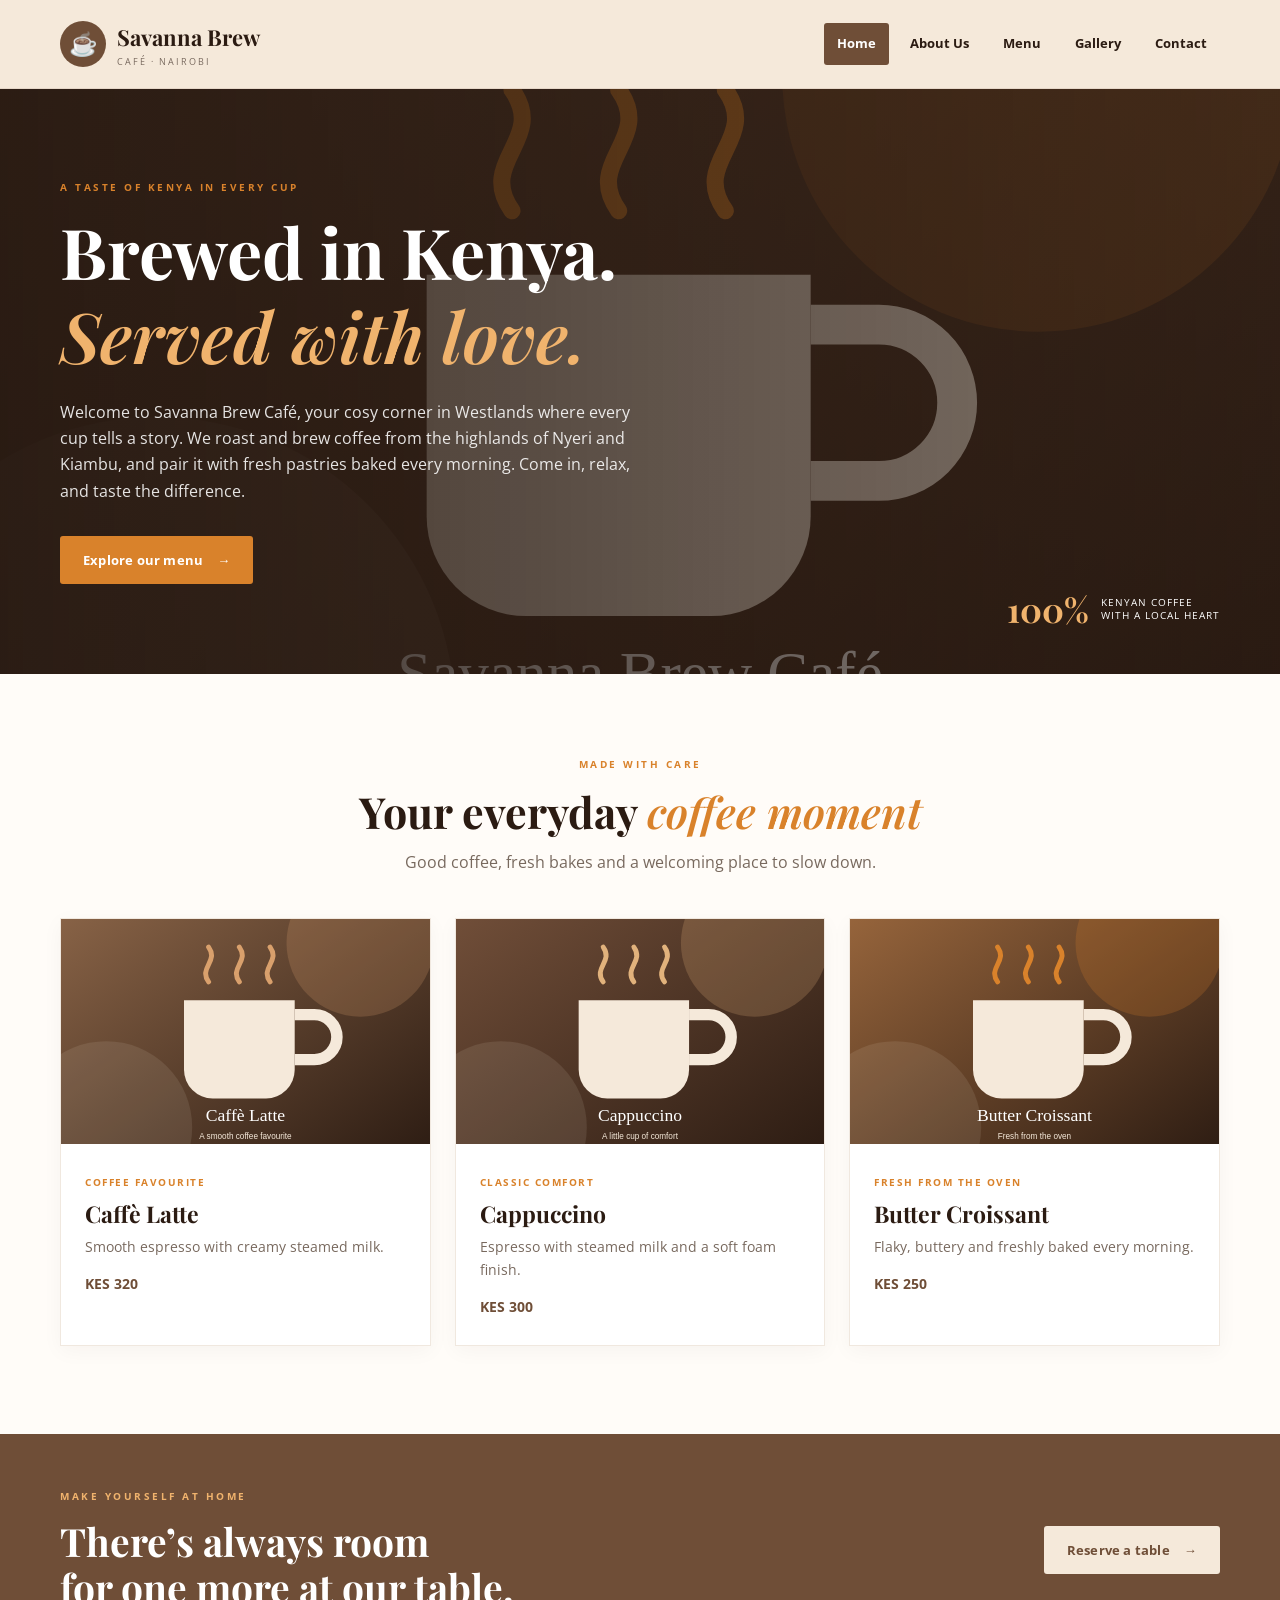
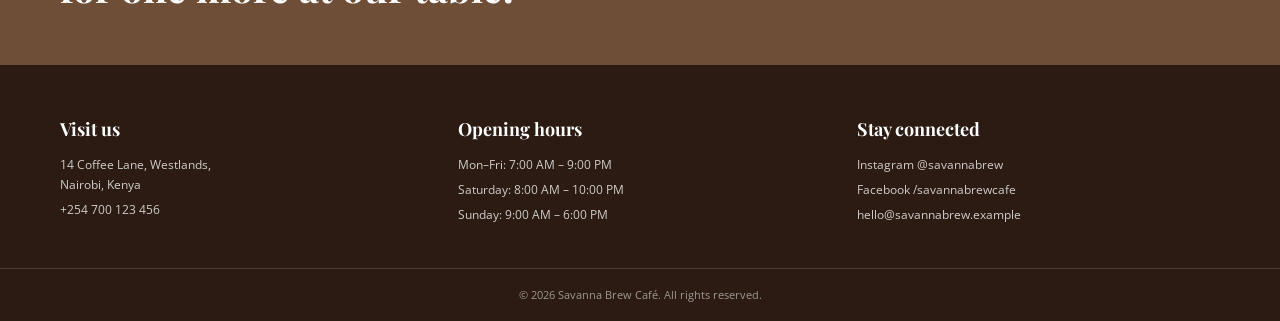
<file: savanna-brew/index.html>
<!DOCTYPE html>
<html lang="en">
<head>
  <meta charset="UTF-8">
  <meta name="viewport" content="width=device-width, initial-scale=1.0">
  <meta name="description" content="Savanna Brew Café — Kenyan coffee, fresh pastries and warm hospitality in Westlands, Nairobi.">
  <title>Home | Savanna Brew Café</title>
  <link rel="preconnect" href="https://fonts.googleapis.com">
  <link rel="preconnect" href="https://fonts.gstatic.com" crossorigin>
  <link href="https://fonts.googleapis.com/css2?family=Open+Sans:wght@400;500;600;700&family=Playfair+Display:wght@600;700&display=swap" rel="stylesheet">
  <link rel="stylesheet" href="css/style.css">
</head>
<body>
  <a class="skip-link" href="#main-content">Skip to content</a>
  <header class="site-header">
    <div class="header-inner">
      <a class="brand" href="index.html" aria-label="Savanna Brew Café home">
        <span class="brand-mark" aria-hidden="true">☕</span>
        <span class="brand-copy"><strong>Savanna Brew</strong><small>CAFÉ · NAIROBI</small></span>
      </a>
      <nav class="site-nav" aria-label="Main navigation">
        <a class="active" href="index.html">Home</a>
        <a class="" href="about.html">About Us</a>
        <a class="" href="menu.html">Menu</a>
        <a class="" href="gallery.html">Gallery</a>
        <a class="" href="contact.html">Contact</a>
      </nav>
    </div>
  </header>
  <main id="main-content">
    <section class="hero home-hero">
      <div class="hero-content">
        <p class="eyebrow">A taste of Kenya in every cup</p>
        <h1>Brewed in Kenya.<br><em>Served with love.</em></h1>
        <p>Welcome to Savanna Brew Café, your cosy corner in Westlands where every cup tells a story. We roast and brew coffee from the highlands of Nyeri and Kiambu, and pair it with fresh pastries baked every morning. Come in, relax, and taste the difference.</p>
        <a class="button button-primary" href="menu.html">Explore our menu <span aria-hidden="true">→</span></a>
      </div>
      <div class="hero-note"><span>100%</span><small>Kenyan coffee<br>with a local heart</small></div>
    </section>

    <section class="section intro-section">
      <div class="section-heading">
        <p class="eyebrow">Made with care</p>
        <h2>Your everyday <em>coffee moment</em></h2>
        <p>Good coffee, fresh bakes and a welcoming place to slow down.</p>
      </div>
      <div class="feature-grid">
        <article class="feature-card">
          <img src="images/latte.svg" alt="A freshly prepared café latte with delicate milk foam">
          <div class="feature-copy"><span class="card-kicker">Coffee favourite</span><h3>Caffè Latte</h3><p>Smooth espresso with creamy steamed milk.</p><strong>KES 320</strong></div>
        </article>
        <article class="feature-card">
          <img src="images/cappuccino.svg" alt="A cappuccino topped with soft milk foam">
          <div class="feature-copy"><span class="card-kicker">Classic comfort</span><h3>Cappuccino</h3><p>Espresso with steamed milk and a soft foam finish.</p><strong>KES 300</strong></div>
        </article>
        <article class="feature-card">
          <img src="images/croissant.svg" alt="Golden freshly baked butter croissant">
          <div class="feature-copy"><span class="card-kicker">Fresh from the oven</span><h3>Butter Croissant</h3><p>Flaky, buttery and freshly baked every morning.</p><strong>KES 250</strong></div>
        </article>
      </div>
    </section>

    <section class="visit-banner">
      <div><p class="eyebrow">Make yourself at home</p><h2>There’s always room<br>for one more at our table.</h2></div>
      <a class="button button-light" href="contact.html">Reserve a table <span aria-hidden="true">→</span></a>
    </section>
  </main>

  <footer class="site-footer">
    <div class="footer-grid">
      <section>
        <h2>Visit us</h2>
        <p>14 Coffee Lane, Westlands,<br>Nairobi, Kenya</p>
        <p><a href="tel:+254700123456">+254 700 123 456</a></p>
      </section>
      <section>
        <h2>Opening hours</h2>
        <p>Mon–Fri: 7:00 AM – 9:00 PM</p>
        <p>Saturday: 8:00 AM – 10:00 PM</p>
        <p>Sunday: 9:00 AM – 6:00 PM</p>
      </section>
      <section>
        <h2>Stay connected</h2>
        <p><a href="https://www.instagram.com/" target="_blank" rel="noopener noreferrer">Instagram @savannabrew</a></p>
        <p><a href="https://www.facebook.com/" target="_blank" rel="noopener noreferrer">Facebook /savannabrewcafe</a></p>
        <p><a href="mailto:hello@savannabrew.example">hello@savannabrew.example</a></p>
      </section>
    </div>
    <div class="footer-bottom">© 2026 Savanna Brew Café. All rights reserved.</div>
  </footer>
</body>
</html>
</file>
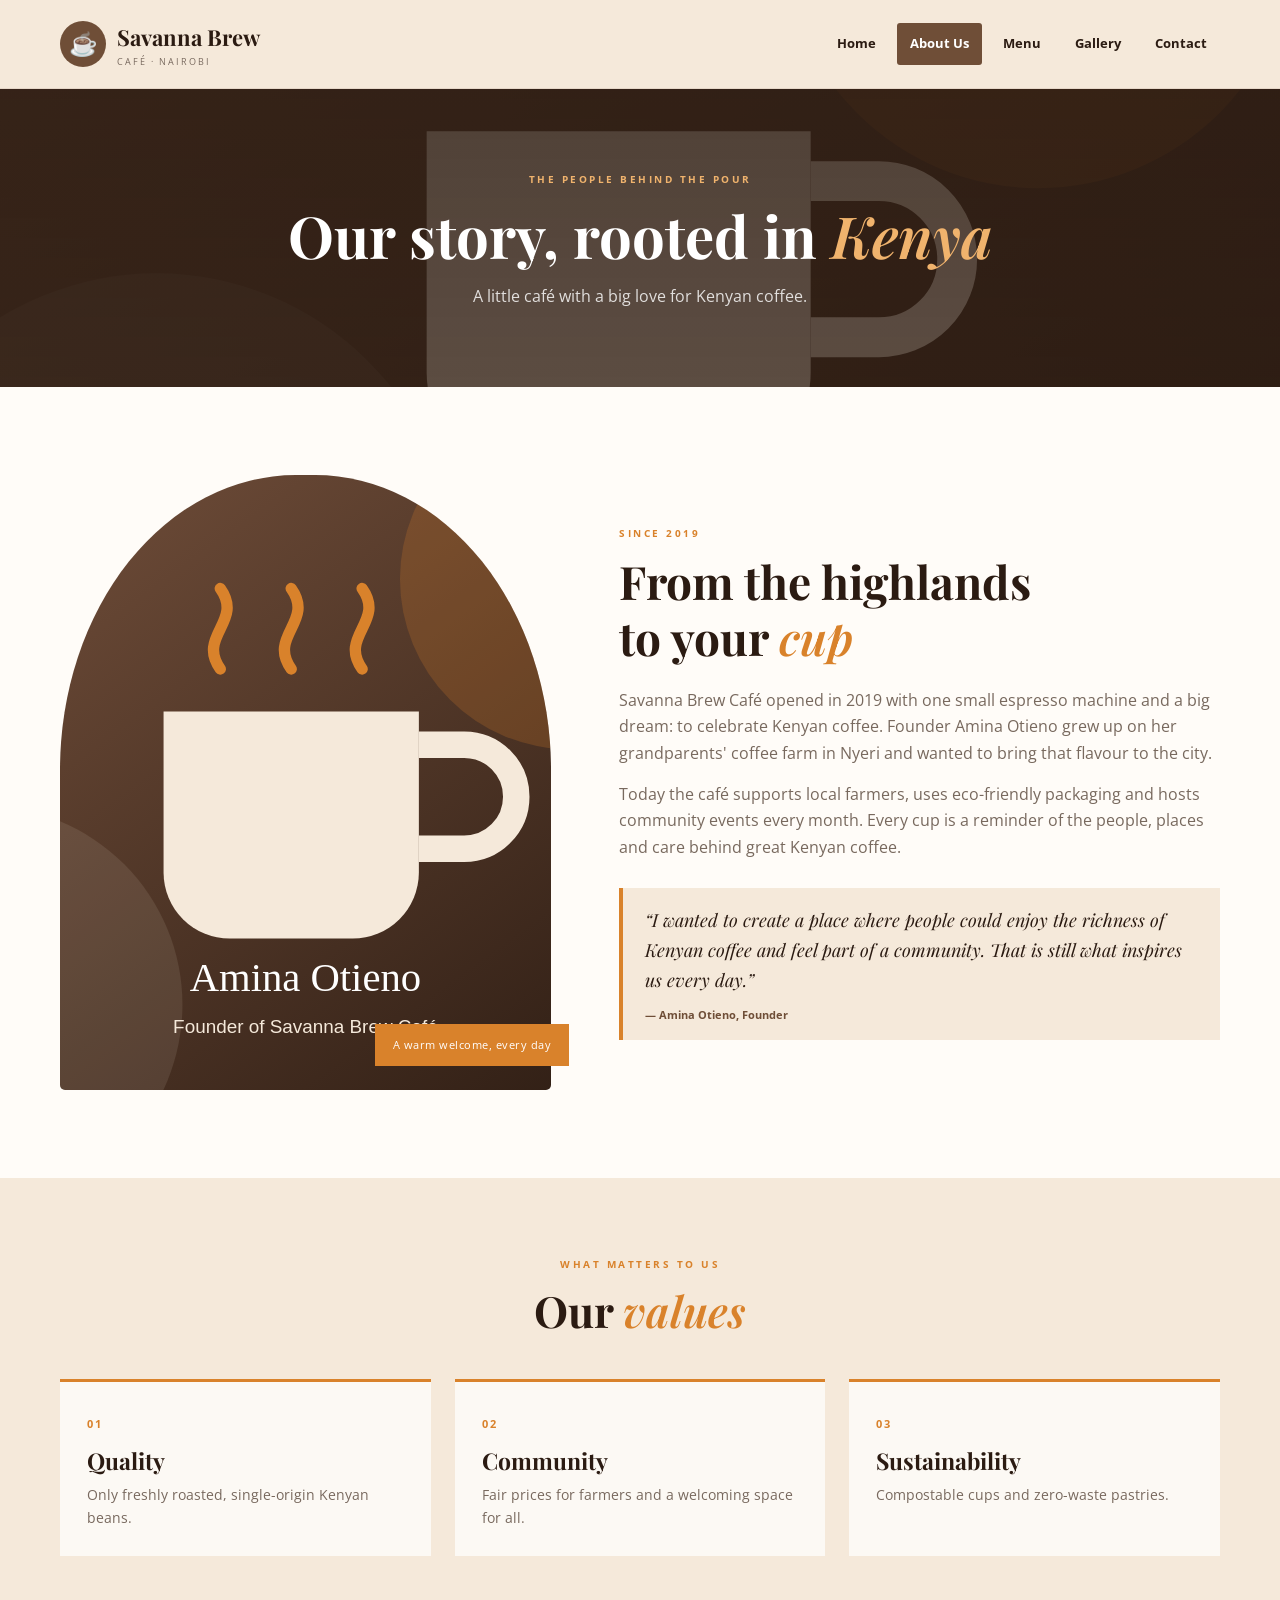
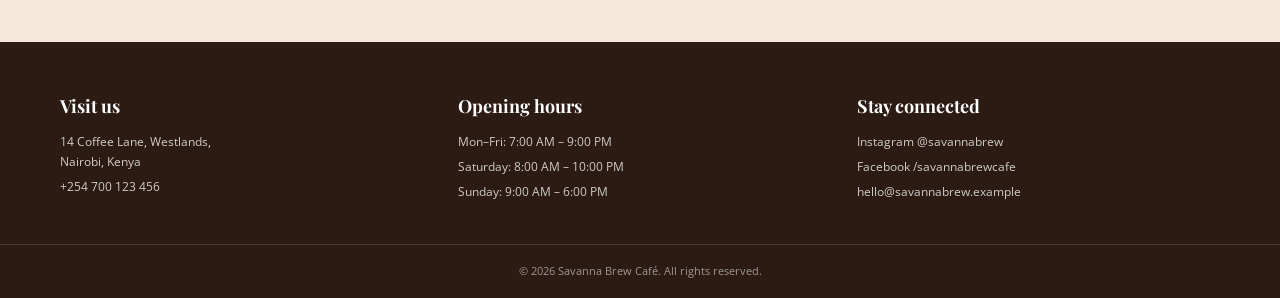
<file: savanna-brew/about.html>
<!DOCTYPE html>
<html lang="en">
<head>
  <meta charset="UTF-8">
  <meta name="viewport" content="width=device-width, initial-scale=1.0">
  <meta name="description" content="Savanna Brew Café — Kenyan coffee, fresh pastries and warm hospitality in Westlands, Nairobi.">
  <title>About Us | Savanna Brew Café</title>
  <link rel="preconnect" href="https://fonts.googleapis.com">
  <link rel="preconnect" href="https://fonts.gstatic.com" crossorigin>
  <link href="https://fonts.googleapis.com/css2?family=Open+Sans:wght@400;500;600;700&family=Playfair+Display:wght@600;700&display=swap" rel="stylesheet">
  <link rel="stylesheet" href="css/style.css">
</head>
<body>
  <a class="skip-link" href="#main-content">Skip to content</a>
  <header class="site-header">
    <div class="header-inner">
      <a class="brand" href="index.html" aria-label="Savanna Brew Café home">
        <span class="brand-mark" aria-hidden="true">☕</span>
        <span class="brand-copy"><strong>Savanna Brew</strong><small>CAFÉ · NAIROBI</small></span>
      </a>
      <nav class="site-nav" aria-label="Main navigation">
        <a class="" href="index.html">Home</a>
        <a class="active" href="about.html">About Us</a>
        <a class="" href="menu.html">Menu</a>
        <a class="" href="gallery.html">Gallery</a>
        <a class="" href="contact.html">Contact</a>
      </nav>
    </div>
  </header>
  <main id="main-content">
    <section class="page-hero page-hero-about">
      <p class="eyebrow">The people behind the pour</p>
      <h1>Our story, rooted in <em>Kenya</em></h1>
      <p>A little café with a big love for Kenyan coffee.</p>
    </section>
    <section class="section story-layout">
      <div class="story-image"><img src="images/about-owner.svg" alt="Illustration placeholder for café founder Amina Otieno behind the counter"><span class="image-caption">A warm welcome, every day</span></div>
      <article class="story-copy">
        <p class="eyebrow">Since 2019</p>
        <h2>From the highlands<br>to your <em>cup</em></h2>
        <p>Savanna Brew Café opened in 2019 with one small espresso machine and a big dream: to celebrate Kenyan coffee. Founder Amina Otieno grew up on her grandparents' coffee farm in Nyeri and wanted to bring that flavour to the city.</p>
        <p>Today the café supports local farmers, uses eco-friendly packaging and hosts community events every month. Every cup is a reminder of the people, places and care behind great Kenyan coffee.</p>
        <blockquote>“I wanted to create a place where people could enjoy the richness of Kenyan coffee and feel part of a community. That is still what inspires us every day.”<cite>— Amina Otieno, Founder</cite></blockquote>
      </article>
    </section>
    <section class="values-section">
      <div class="section-heading"><p class="eyebrow">What matters to us</p><h2>Our <em>values</em></h2></div>
      <ul class="values-grid">
        <li><span class="value-number">01</span><h3>Quality</h3><p>Only freshly roasted, single-origin Kenyan beans.</p></li>
        <li><span class="value-number">02</span><h3>Community</h3><p>Fair prices for farmers and a welcoming space for all.</p></li>
        <li><span class="value-number">03</span><h3>Sustainability</h3><p>Compostable cups and zero-waste pastries.</p></li>
      </ul>
    </section>
  </main>

  <footer class="site-footer">
    <div class="footer-grid">
      <section>
        <h2>Visit us</h2>
        <p>14 Coffee Lane, Westlands,<br>Nairobi, Kenya</p>
        <p><a href="tel:+254700123456">+254 700 123 456</a></p>
      </section>
      <section>
        <h2>Opening hours</h2>
        <p>Mon–Fri: 7:00 AM – 9:00 PM</p>
        <p>Saturday: 8:00 AM – 10:00 PM</p>
        <p>Sunday: 9:00 AM – 6:00 PM</p>
      </section>
      <section>
        <h2>Stay connected</h2>
        <p><a href="https://www.instagram.com/" target="_blank" rel="noopener noreferrer">Instagram @savannabrew</a></p>
        <p><a href="https://www.facebook.com/" target="_blank" rel="noopener noreferrer">Facebook /savannabrewcafe</a></p>
        <p><a href="mailto:hello@savannabrew.example">hello@savannabrew.example</a></p>
      </section>
    </div>
    <div class="footer-bottom">© 2026 Savanna Brew Café. All rights reserved.</div>
  </footer>
</body>
</html>
</file>
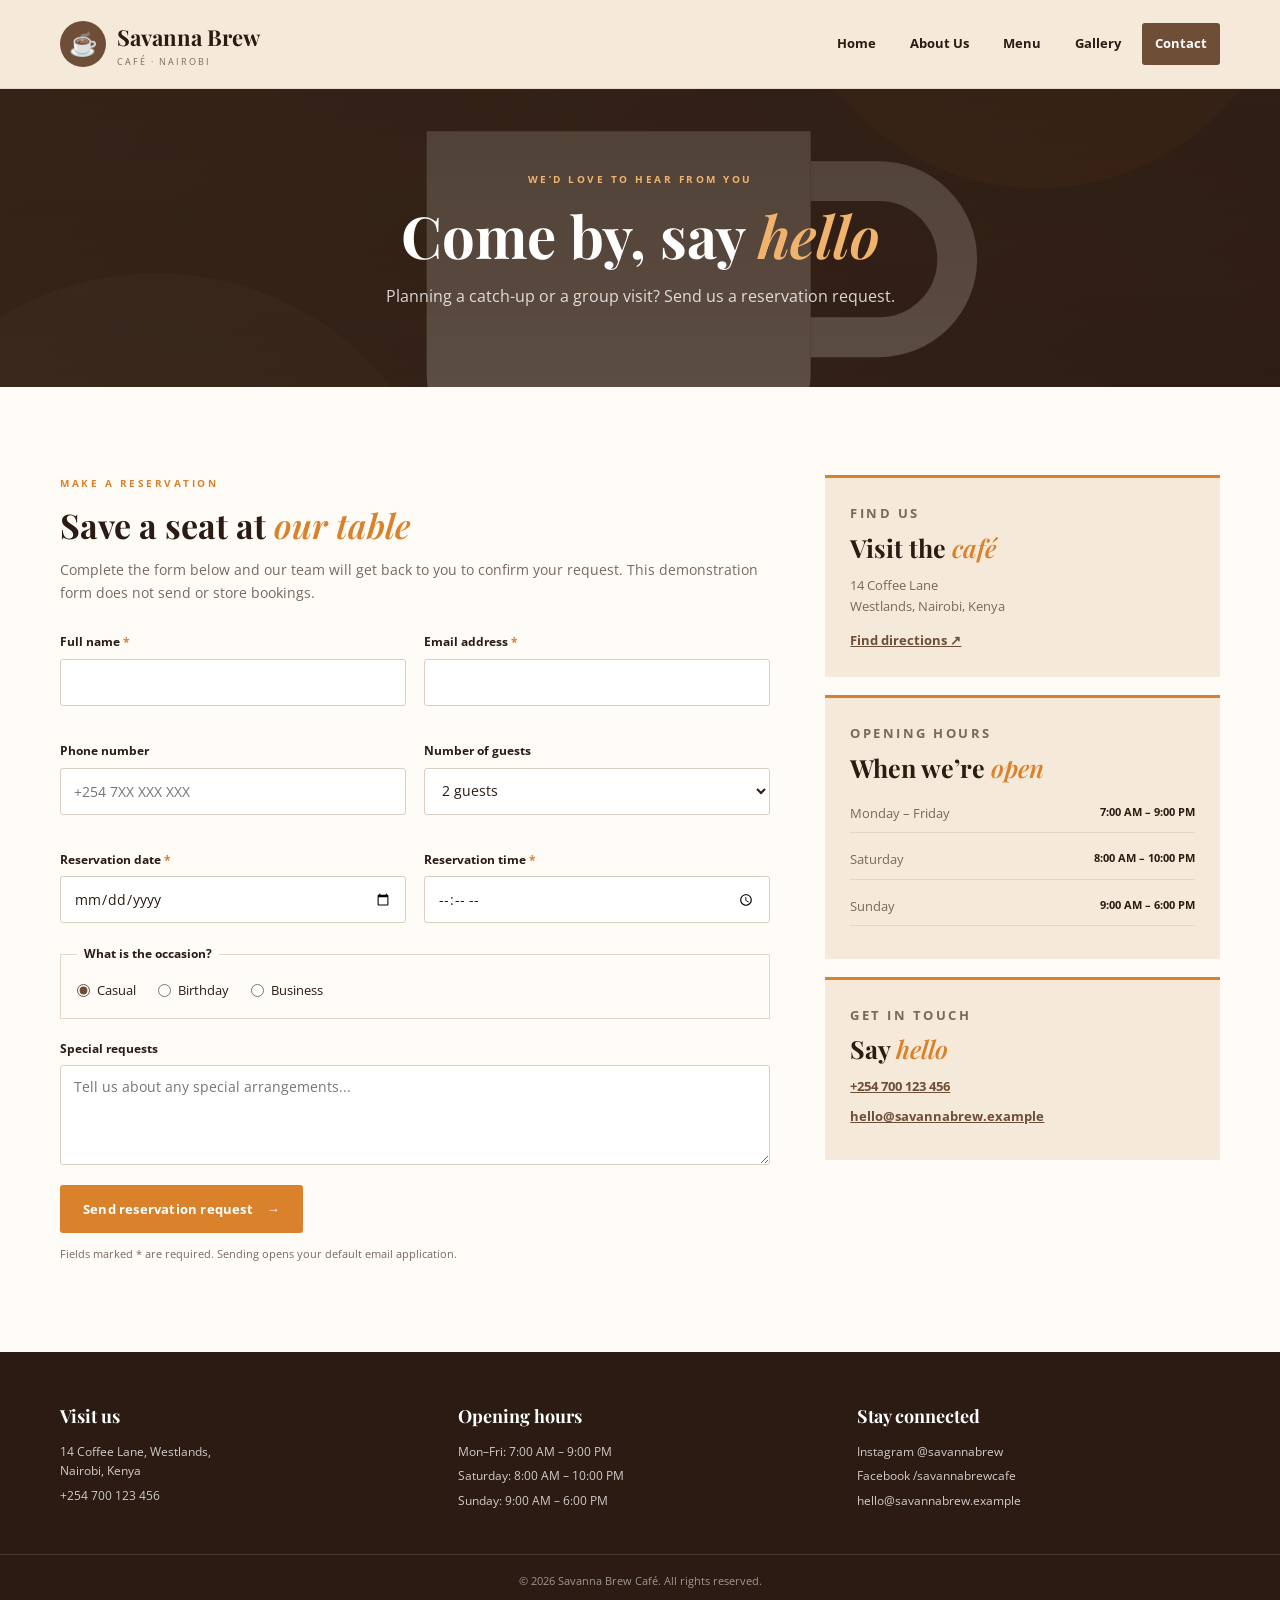
<file: savanna-brew/contact.html>
<!DOCTYPE html>
<html lang="en">
<head>
  <meta charset="UTF-8">
  <meta name="viewport" content="width=device-width, initial-scale=1.0">
  <meta name="description" content="Savanna Brew Café — Kenyan coffee, fresh pastries and warm hospitality in Westlands, Nairobi.">
  <title>Contact & Reservations | Savanna Brew Café</title>
  <link rel="preconnect" href="https://fonts.googleapis.com">
  <link rel="preconnect" href="https://fonts.gstatic.com" crossorigin>
  <link href="https://fonts.googleapis.com/css2?family=Open+Sans:wght@400;500;600;700&family=Playfair+Display:wght@600;700&display=swap" rel="stylesheet">
  <link rel="stylesheet" href="css/style.css">
</head>
<body>
  <a class="skip-link" href="#main-content">Skip to content</a>
  <header class="site-header">
    <div class="header-inner">
      <a class="brand" href="index.html" aria-label="Savanna Brew Café home">
        <span class="brand-mark" aria-hidden="true">☕</span>
        <span class="brand-copy"><strong>Savanna Brew</strong><small>CAFÉ · NAIROBI</small></span>
      </a>
      <nav class="site-nav" aria-label="Main navigation">
        <a class="" href="index.html">Home</a>
        <a class="" href="about.html">About Us</a>
        <a class="" href="menu.html">Menu</a>
        <a class="" href="gallery.html">Gallery</a>
        <a class="active" href="contact.html">Contact</a>
      </nav>
    </div>
  </header>
  <main id="main-content">
    <section class="page-hero page-hero-contact">
      <p class="eyebrow">We’d love to hear from you</p>
      <h1>Come by, say <em>hello</em></h1>
      <p>Planning a catch-up or a group visit? Send us a reservation request.</p>
    </section>
    <section class="section contact-layout">
      <div class="reservation-panel">
        <p class="eyebrow">Make a reservation</p>
        <h2>Save a seat at <em>our table</em></h2>
        <p class="form-intro">Complete the form below and our team will get back to you to confirm your request. This demonstration form does not send or store bookings.</p>
        <form class="reservation-form" action="mailto:hello@savannabrew.example" method="post" enctype="text/plain">
          <div class="form-grid">
            <div class="form-field"><label for="full-name">Full name <span aria-hidden="true">*</span></label><input type="text" id="full-name" name="full-name" autocomplete="name" required></div>
            <div class="form-field"><label for="email">Email address <span aria-hidden="true">*</span></label><input type="email" id="email" name="email" autocomplete="email" required></div>
            <div class="form-field"><label for="phone">Phone number</label><input type="tel" id="phone" name="phone" autocomplete="tel" placeholder="+254 7XX XXX XXX"></div>
            <div class="form-field"><label for="guests">Number of guests</label><select id="guests" name="guests"><option value="1">1 guest</option><option value="2" selected>2 guests</option><option value="3">3 guests</option><option value="4">4 guests</option><option value="5">5 guests</option><option value="6">6 guests</option><option value="7">7 guests</option><option value="8">8 guests</option><option value="9">9 guests</option><option value="10">10 guests</option></select></div>
            <div class="form-field"><label for="date">Reservation date <span aria-hidden="true">*</span></label><input type="date" id="date" name="date" required></div>
            <div class="form-field"><label for="time">Reservation time <span aria-hidden="true">*</span></label><input type="time" id="time" name="time" required></div>
          </div>
          <fieldset class="occasion-fieldset">
            <legend>What is the occasion?</legend>
            <div class="radio-options">
              <label><input type="radio" name="occasion" value="Casual" checked> Casual</label>
              <label><input type="radio" name="occasion" value="Birthday"> Birthday</label>
              <label><input type="radio" name="occasion" value="Business"> Business</label>
            </div>
          </fieldset>
          <div class="form-field"><label for="requests">Special requests</label><textarea id="requests" name="requests" rows="4" placeholder="Tell us about any special arrangements..."></textarea></div>
          <button class="button button-primary submit-button" type="submit">Send reservation request <span aria-hidden="true">→</span></button>
          <p class="form-note">Fields marked * are required. Sending opens your default email application.</p>
        </form>
      </div>
      <aside class="contact-sidebar">
        <div class="contact-card"><p class="eyebrow">Find us</p><h2>Visit the <em>café</em></h2><p>14 Coffee Lane<br>Westlands, Nairobi, Kenya</p><a href="https://www.google.com/maps/search/?api=1&query=Westlands+Nairobi" target="_blank" rel="noopener noreferrer">Find directions ↗</a></div>
        <div class="contact-card"><p class="eyebrow">Opening hours</p><h2>When we’re <em>open</em></h2><div class="hours-list"><p><span>Monday – Friday</span><strong>7:00 AM – 9:00 PM</strong></p><p><span>Saturday</span><strong>8:00 AM – 10:00 PM</strong></p><p><span>Sunday</span><strong>9:00 AM – 6:00 PM</strong></p></div></div>
        <div class="contact-card"><p class="eyebrow">Get in touch</p><h2>Say <em>hello</em></h2><p><a href="tel:+254700123456">+254 700 123 456</a></p><p><a href="mailto:hello@savannabrew.example">hello@savannabrew.example</a></p></div>
      </aside>
    </section>
  </main>

  <footer class="site-footer">
    <div class="footer-grid">
      <section>
        <h2>Visit us</h2>
        <p>14 Coffee Lane, Westlands,<br>Nairobi, Kenya</p>
        <p><a href="tel:+254700123456">+254 700 123 456</a></p>
      </section>
      <section>
        <h2>Opening hours</h2>
        <p>Mon–Fri: 7:00 AM – 9:00 PM</p>
        <p>Saturday: 8:00 AM – 10:00 PM</p>
        <p>Sunday: 9:00 AM – 6:00 PM</p>
      </section>
      <section>
        <h2>Stay connected</h2>
        <p><a href="https://www.instagram.com/" target="_blank" rel="noopener noreferrer">Instagram @savannabrew</a></p>
        <p><a href="https://www.facebook.com/" target="_blank" rel="noopener noreferrer">Facebook /savannabrewcafe</a></p>
        <p><a href="mailto:hello@savannabrew.example">hello@savannabrew.example</a></p>
      </section>
    </div>
    <div class="footer-bottom">© 2026 Savanna Brew Café. All rights reserved.</div>
  </footer>
</body>
</html>
</file>
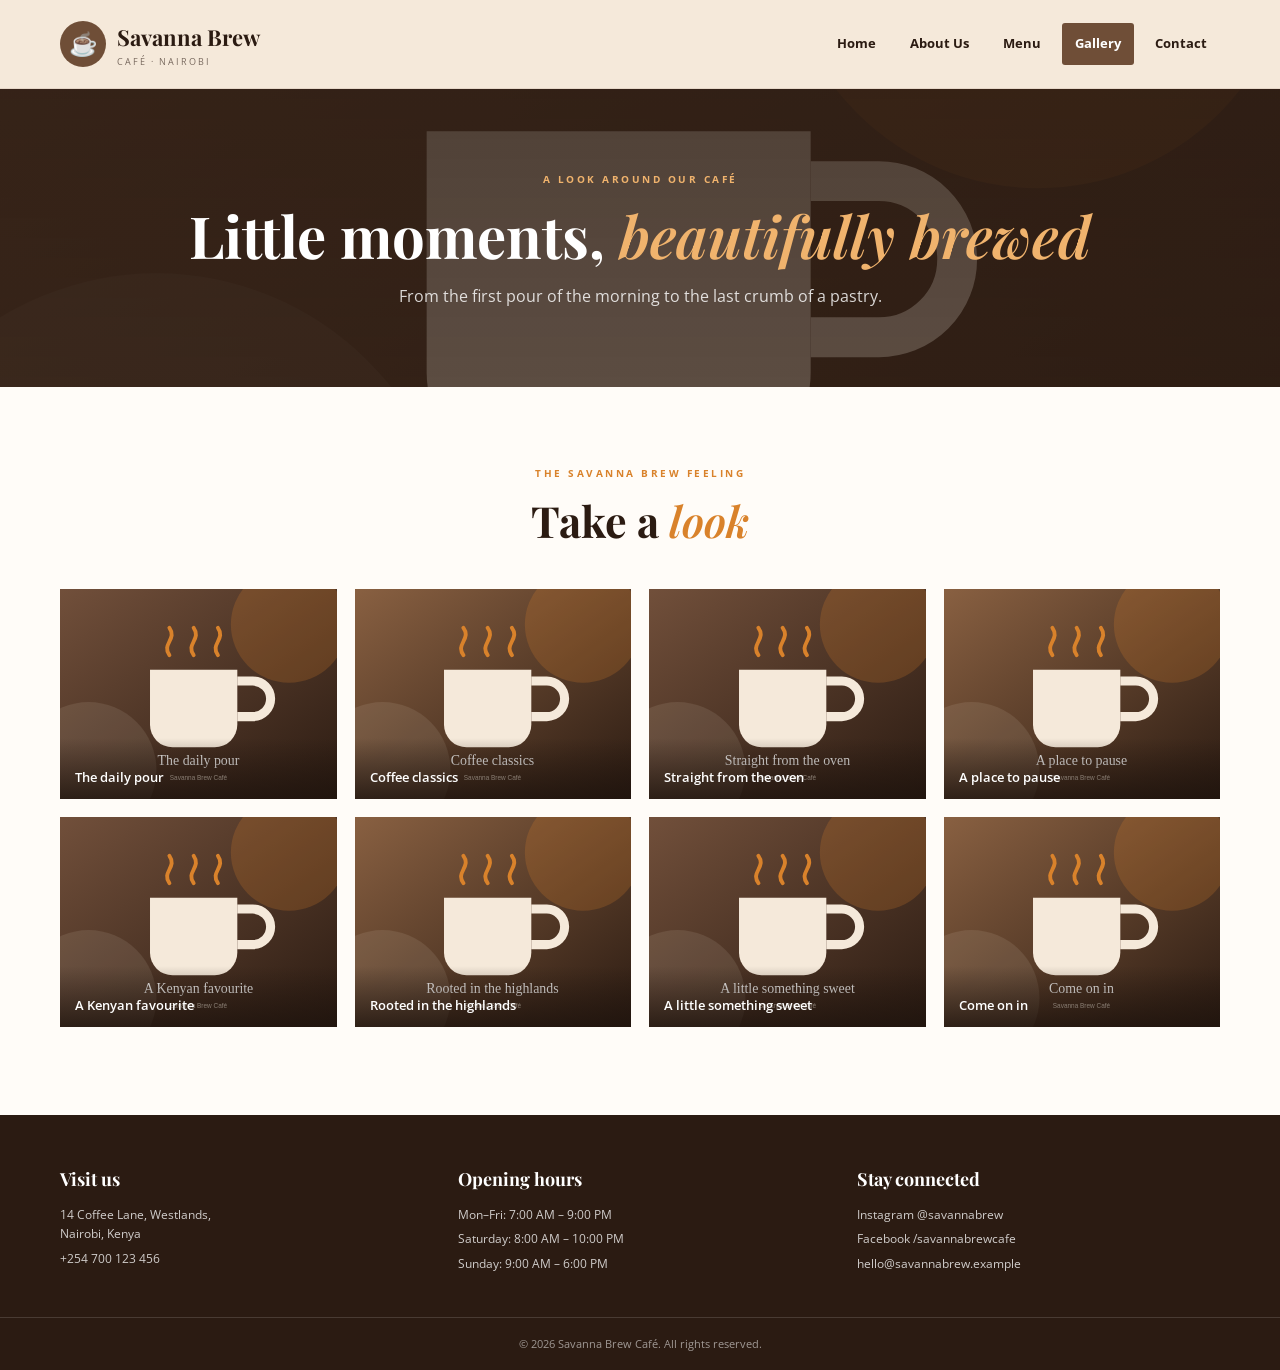
<file: savanna-brew/gallery.html>
<!DOCTYPE html>
<html lang="en">
<head>
  <meta charset="UTF-8">
  <meta name="viewport" content="width=device-width, initial-scale=1.0">
  <meta name="description" content="Savanna Brew Café — Kenyan coffee, fresh pastries and warm hospitality in Westlands, Nairobi.">
  <title>Gallery | Savanna Brew Café</title>
  <link rel="preconnect" href="https://fonts.googleapis.com">
  <link rel="preconnect" href="https://fonts.gstatic.com" crossorigin>
  <link href="https://fonts.googleapis.com/css2?family=Open+Sans:wght@400;500;600;700&family=Playfair+Display:wght@600;700&display=swap" rel="stylesheet">
  <link rel="stylesheet" href="css/style.css">
</head>
<body>
  <a class="skip-link" href="#main-content">Skip to content</a>
  <header class="site-header">
    <div class="header-inner">
      <a class="brand" href="index.html" aria-label="Savanna Brew Café home">
        <span class="brand-mark" aria-hidden="true">☕</span>
        <span class="brand-copy"><strong>Savanna Brew</strong><small>CAFÉ · NAIROBI</small></span>
      </a>
      <nav class="site-nav" aria-label="Main navigation">
        <a class="" href="index.html">Home</a>
        <a class="" href="about.html">About Us</a>
        <a class="" href="menu.html">Menu</a>
        <a class="active" href="gallery.html">Gallery</a>
        <a class="" href="contact.html">Contact</a>
      </nav>
    </div>
  </header>
  <main id="main-content">
    <section class="page-hero page-hero-gallery">
      <p class="eyebrow">A look around our café</p>
      <h1>Little moments, <em>beautifully brewed</em></h1>
      <p>From the first pour of the morning to the last crumb of a pastry.</p>
    </section>
    <section class="section gallery-section">
      <div class="section-heading"><p class="eyebrow">The Savanna Brew feeling</p><h2>Take a <em>look</em></h2></div>
      <div class="gallery-grid">
        <figure class="gallery-item"><img src="images/gallery-1.svg" alt="A freshly brewed latte served in a ceramic cup"><figcaption>The daily pour</figcaption></figure>
        <figure class="gallery-item"><img src="images/gallery-2.svg" alt="A cappuccino with a foamy top"><figcaption>Coffee classics</figcaption></figure>
        <figure class="gallery-item"><img src="images/gallery-3.svg" alt="Freshly baked croissants arranged on a tray"><figcaption>Straight from the oven</figcaption></figure>
        <figure class="gallery-item"><img src="images/gallery-4.svg" alt="A cosy café table ready for guests"><figcaption>A place to pause</figcaption></figure>
        <figure class="gallery-item"><img src="images/gallery-5.svg" alt="A cup of Kenyan chai with spices"><figcaption>A Kenyan favourite</figcaption></figure>
        <figure class="gallery-item"><img src="images/gallery-6.svg" alt="Coffee beans ready for grinding"><figcaption>Rooted in the highlands</figcaption></figure>
        <figure class="gallery-item"><img src="images/gallery-7.svg" alt="A slice of chocolate brownie on a plate"><figcaption>A little something sweet</figcaption></figure>
        <figure class="gallery-item"><img src="images/gallery-8.svg" alt="A welcoming café counter"><figcaption>Come on in</figcaption></figure>
      </div>
    </section>
  </main>

  <footer class="site-footer">
    <div class="footer-grid">
      <section>
        <h2>Visit us</h2>
        <p>14 Coffee Lane, Westlands,<br>Nairobi, Kenya</p>
        <p><a href="tel:+254700123456">+254 700 123 456</a></p>
      </section>
      <section>
        <h2>Opening hours</h2>
        <p>Mon–Fri: 7:00 AM – 9:00 PM</p>
        <p>Saturday: 8:00 AM – 10:00 PM</p>
        <p>Sunday: 9:00 AM – 6:00 PM</p>
      </section>
      <section>
        <h2>Stay connected</h2>
        <p><a href="https://www.instagram.com/" target="_blank" rel="noopener noreferrer">Instagram @savannabrew</a></p>
        <p><a href="https://www.facebook.com/" target="_blank" rel="noopener noreferrer">Facebook /savannabrewcafe</a></p>
        <p><a href="mailto:hello@savannabrew.example">hello@savannabrew.example</a></p>
      </section>
    </div>
    <div class="footer-bottom">© 2026 Savanna Brew Café. All rights reserved.</div>
  </footer>
</body>
</html>
</file>
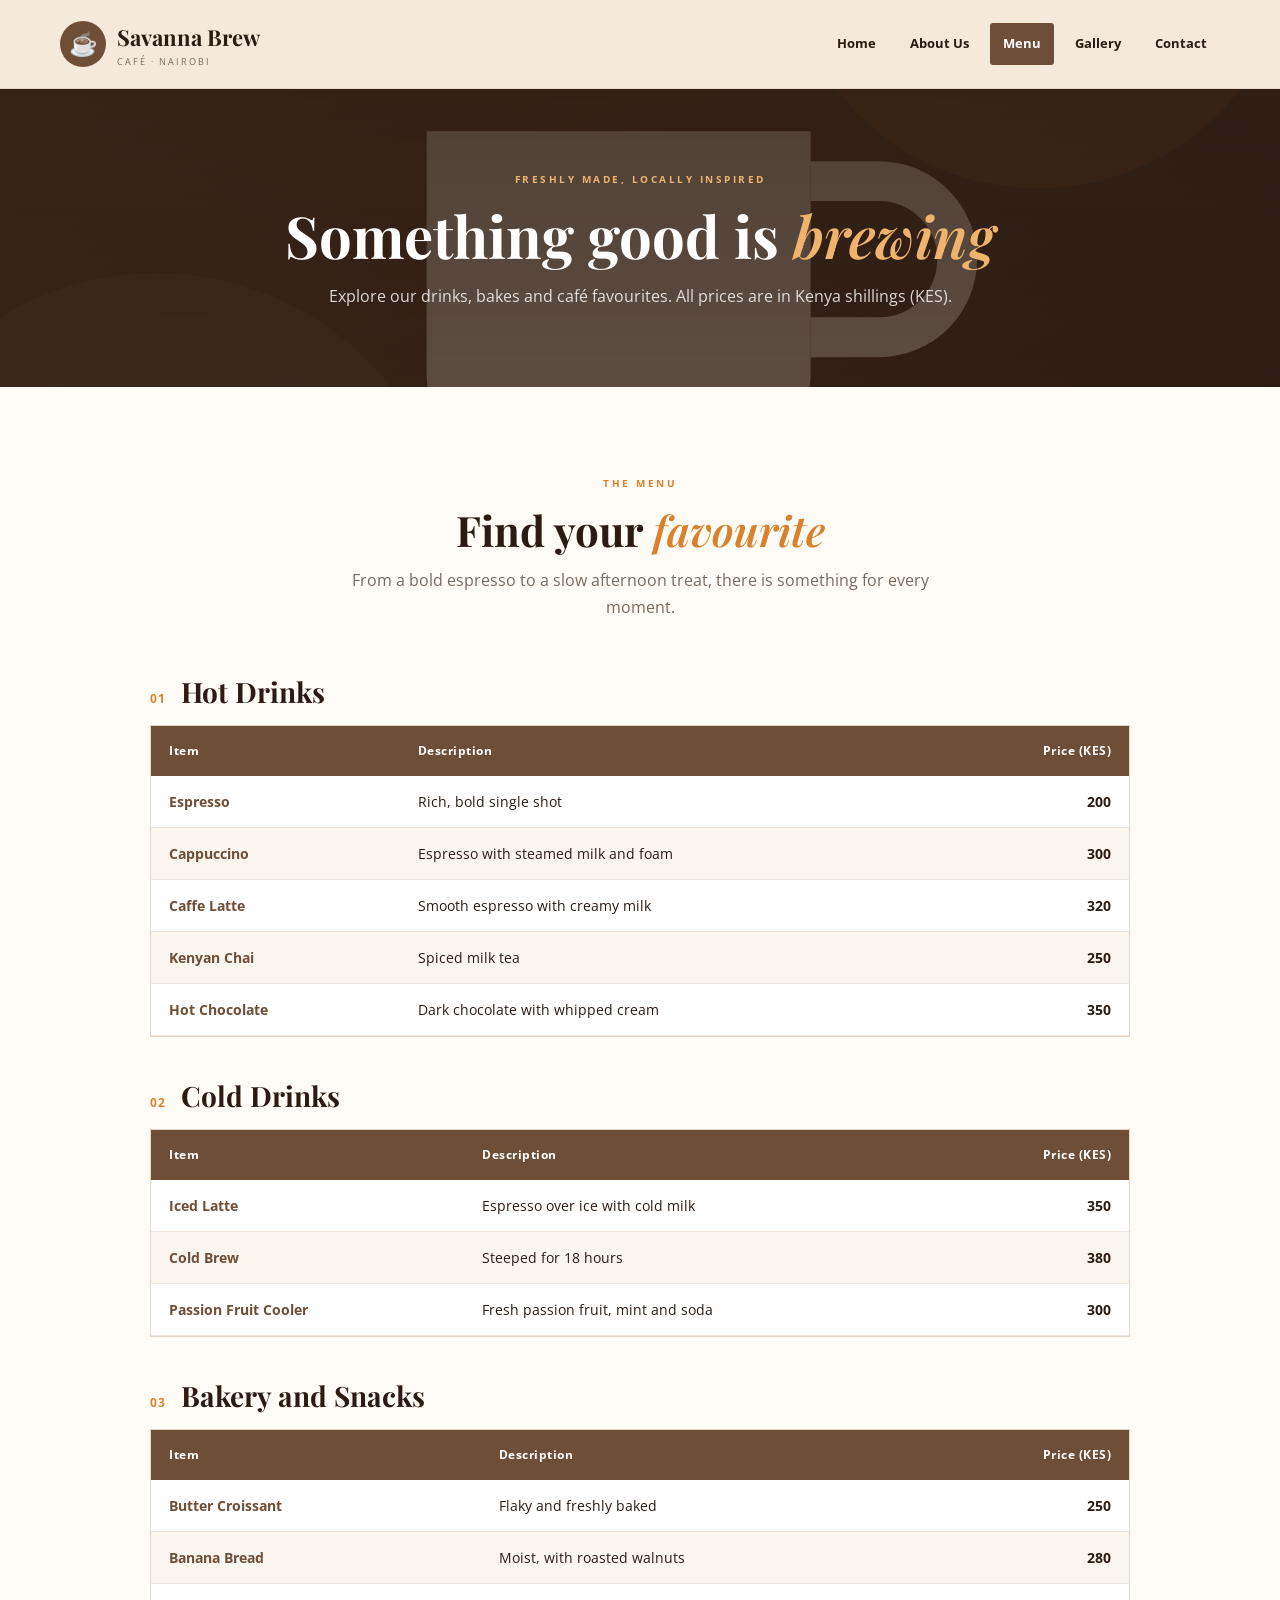
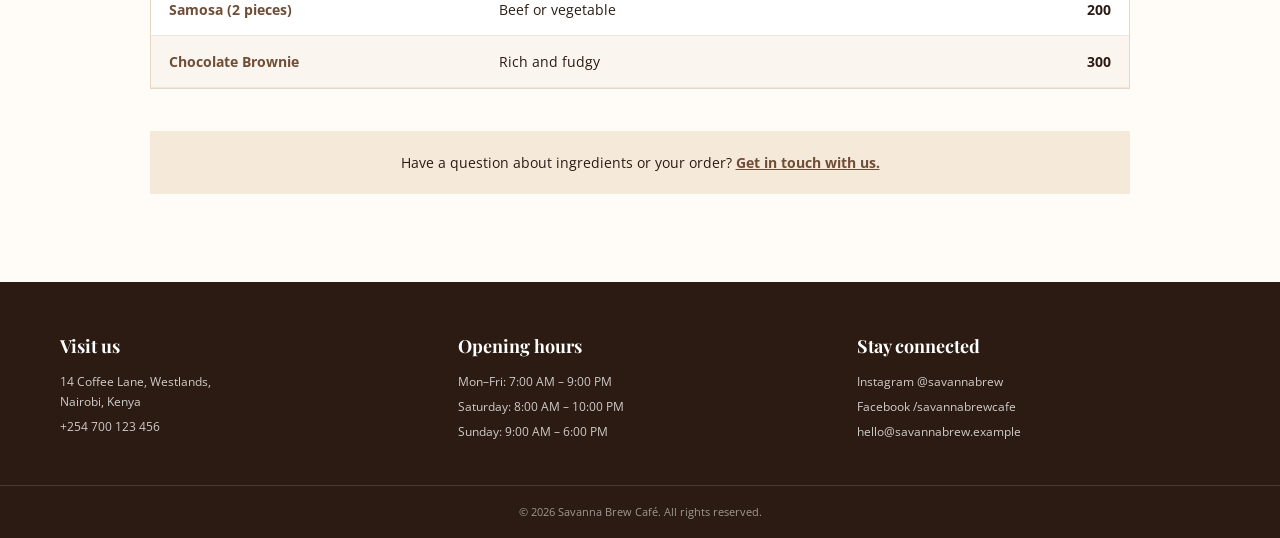
<file: savanna-brew/menu.html>
<!DOCTYPE html>
<html lang="en">
<head>
  <meta charset="UTF-8">
  <meta name="viewport" content="width=device-width, initial-scale=1.0">
  <meta name="description" content="Savanna Brew Café — Kenyan coffee, fresh pastries and warm hospitality in Westlands, Nairobi.">
  <title>Menu | Savanna Brew Café</title>
  <link rel="preconnect" href="https://fonts.googleapis.com">
  <link rel="preconnect" href="https://fonts.gstatic.com" crossorigin>
  <link href="https://fonts.googleapis.com/css2?family=Open+Sans:wght@400;500;600;700&family=Playfair+Display:wght@600;700&display=swap" rel="stylesheet">
  <link rel="stylesheet" href="css/style.css">
</head>
<body>
  <a class="skip-link" href="#main-content">Skip to content</a>
  <header class="site-header">
    <div class="header-inner">
      <a class="brand" href="index.html" aria-label="Savanna Brew Café home">
        <span class="brand-mark" aria-hidden="true">☕</span>
        <span class="brand-copy"><strong>Savanna Brew</strong><small>CAFÉ · NAIROBI</small></span>
      </a>
      <nav class="site-nav" aria-label="Main navigation">
        <a class="" href="index.html">Home</a>
        <a class="" href="about.html">About Us</a>
        <a class="active" href="menu.html">Menu</a>
        <a class="" href="gallery.html">Gallery</a>
        <a class="" href="contact.html">Contact</a>
      </nav>
    </div>
  </header>
  <main id="main-content">
    <section class="page-hero page-hero-menu">
      <p class="eyebrow">Freshly made, locally inspired</p>
      <h1>Something good is <em>brewing</em></h1>
      <p>Explore our drinks, bakes and café favourites. All prices are in Kenya shillings (KES).</p>
    </section>
    <section class="section menu-section">
      <div class="menu-intro"><p class="eyebrow">The menu</p><h2>Find your <em>favourite</em></h2><p>From a bold espresso to a slow afternoon treat, there is something for every moment.</p></div>
      <section class="menu-category">
        <div class="category-heading"><span>01</span><h2>Hot Drinks</h2></div>
        <div class="table-wrap"><table class="menu-table"><thead><tr><th scope="col">Item</th><th scope="col">Description</th><th scope="col" class="price">Price (KES)</th></tr></thead><tbody>
          <tr><td>Espresso</td><td>Rich, bold single shot</td><td class="price">200</td></tr>
          <tr><td>Cappuccino</td><td>Espresso with steamed milk and foam</td><td class="price">300</td></tr>
          <tr><td>Caffe Latte</td><td>Smooth espresso with creamy milk</td><td class="price">320</td></tr>
          <tr><td>Kenyan Chai</td><td>Spiced milk tea</td><td class="price">250</td></tr>
          <tr><td>Hot Chocolate</td><td>Dark chocolate with whipped cream</td><td class="price">350</td></tr>
        </tbody></table></div>
      </section>
      <section class="menu-category">
        <div class="category-heading"><span>02</span><h2>Cold Drinks</h2></div>
        <div class="table-wrap"><table class="menu-table"><thead><tr><th scope="col">Item</th><th scope="col">Description</th><th scope="col" class="price">Price (KES)</th></tr></thead><tbody>
          <tr><td>Iced Latte</td><td>Espresso over ice with cold milk</td><td class="price">350</td></tr>
          <tr><td>Cold Brew</td><td>Steeped for 18 hours</td><td class="price">380</td></tr>
          <tr><td>Passion Fruit Cooler</td><td>Fresh passion fruit, mint and soda</td><td class="price">300</td></tr>
        </tbody></table></div>
      </section>
      <section class="menu-category">
        <div class="category-heading"><span>03</span><h2>Bakery and Snacks</h2></div>
        <div class="table-wrap"><table class="menu-table"><thead><tr><th scope="col">Item</th><th scope="col">Description</th><th scope="col" class="price">Price (KES)</th></tr></thead><tbody>
          <tr><td>Butter Croissant</td><td>Flaky and freshly baked</td><td class="price">250</td></tr>
          <tr><td>Banana Bread</td><td>Moist, with roasted walnuts</td><td class="price">280</td></tr>
          <tr><td>Samosa (2 pieces)</td><td>Beef or vegetable</td><td class="price">200</td></tr>
          <tr><td>Chocolate Brownie</td><td>Rich and fudgy</td><td class="price">300</td></tr>
        </tbody></table></div>
      </section>
      <p class="menu-note">Have a question about ingredients or your order? <a href="contact.html">Get in touch with us.</a></p>
    </section>
  </main>

  <footer class="site-footer">
    <div class="footer-grid">
      <section>
        <h2>Visit us</h2>
        <p>14 Coffee Lane, Westlands,<br>Nairobi, Kenya</p>
        <p><a href="tel:+254700123456">+254 700 123 456</a></p>
      </section>
      <section>
        <h2>Opening hours</h2>
        <p>Mon–Fri: 7:00 AM – 9:00 PM</p>
        <p>Saturday: 8:00 AM – 10:00 PM</p>
        <p>Sunday: 9:00 AM – 6:00 PM</p>
      </section>
      <section>
        <h2>Stay connected</h2>
        <p><a href="https://www.instagram.com/" target="_blank" rel="noopener noreferrer">Instagram @savannabrew</a></p>
        <p><a href="https://www.facebook.com/" target="_blank" rel="noopener noreferrer">Facebook /savannabrewcafe</a></p>
        <p><a href="mailto:hello@savannabrew.example">hello@savannabrew.example</a></p>
      </section>
    </div>
    <div class="footer-bottom">© 2026 Savanna Brew Café. All rights reserved.</div>
  </footer>
</body>
</html>
</file>
<file: savanna-brew/css/style.css>
/* =========================================================
   SAVANNA BREW CAFÉ — SHARED STYLESHEET
   Brand palette and typography follow the assignment brief.
   ========================================================= */

/* 1. Brand variables and reset */
:root {
  --coffee: #6F4E37;
  --cream: #F5E9DA;
  --orange: #D9822B;
  --ink: #2B1B12;
  --white: #FFFFFF;
  --muted: #78695E;
  --line: #E5D6C7;
  --serif: "Playfair Display", Georgia, serif;
  --sans: "Open Sans", Arial, sans-serif;
  --shadow: 0 14px 35px rgba(43, 27, 18, .10);
}
* { box-sizing: border-box; margin: 0; padding: 0; }
html { scroll-behavior: smooth; }
body {
  background: #FFFCF8;
  color: var(--ink);
  font-family: var(--sans);
  font-size: 16px;
  line-height: 1.65;
}
img { display: block; max-width: 100%; }
a { color: var(--coffee); }
a:hover { color: var(--orange); }
a:focus-visible, button:focus-visible, input:focus-visible,
select:focus-visible, textarea:focus-visible {
  outline: 3px solid var(--orange);
  outline-offset: 3px;
}
h1, h2, h3 { font-family: var(--serif); line-height: 1.2; }
h1 em, h2 em { color: var(--orange); font-weight: 600; }
.skip-link {
  position: absolute; left: -9999px; top: 8px; z-index: 100;
  background: var(--white); padding: 10px 14px;
}
.skip-link:focus { left: 8px; }

/* 2. Shared header and navigation — Flexbox */
.site-header { background: var(--cream); border-bottom: 1px solid var(--line); }
.header-inner {
  width: min(1160px, calc(100% - 48px)); min-height: 88px;
  margin: auto; display: flex; align-items: center;
  justify-content: space-between; gap: 30px;
}
.brand { display: flex; align-items: center; gap: 11px; text-decoration: none; color: var(--ink); }
.brand-mark { display: grid; place-items: center; width: 46px; height: 46px;
  background: var(--coffee); color: var(--white); border-radius: 50%; font-size: 23px; }
.brand-copy { display: flex; flex-direction: column; line-height: 1.1; }
.brand-copy strong { font: 700 22px var(--serif); }
.brand-copy small { margin-top: 5px; letter-spacing: 2px; font-size: 9px; color: var(--muted); }
.site-nav { display: flex; align-items: center; gap: 8px; }
.site-nav a { padding: 10px 13px; text-decoration: none; color: var(--ink);
  font-size: 13px; font-weight: 700; border-radius: 3px; transition: color .25s, background .25s; }
.site-nav a:hover, .site-nav a:focus-visible { color: var(--orange); background: rgba(255,255,255,.55); }
.site-nav a.active { color: var(--white); background: var(--coffee); }

/* 3. Shared buttons and section headings */
.button { display: inline-flex; align-items: center; justify-content: center; gap: 14px;
  min-height: 48px; padding: 12px 23px; border: 0; border-radius: 3px;
  text-decoration: none; font: 700 13px var(--sans); letter-spacing: .2px;
  cursor: pointer; transition: transform .25s, background .25s, box-shadow .25s; }
.button:hover { transform: translateY(-3px); box-shadow: 0 8px 18px rgba(43,27,18,.18); }
.button-primary { background: var(--orange); color: var(--white); }
.button-primary:hover { background: var(--coffee); color: var(--white); }
.button-light { background: var(--cream); color: var(--coffee); }
.button-light:hover { background: var(--white); color: var(--coffee); }
.eyebrow { color: var(--orange); font-size: 10px; font-weight: 700;
  letter-spacing: 2.5px; text-transform: uppercase; margin-bottom: 13px; }
.section { width: min(1160px, calc(100% - 48px)); margin: auto; padding: 88px 0; }
.section-heading { text-align: center; margin: 0 auto 42px; max-width: 600px; }
.section-heading h2 { font-size: clamp(30px, 4vw, 43px); margin-bottom: 12px; }
.section-heading > p:last-child { color: var(--muted); }

/* 4. Home page hero and featured cards */
.hero { position: relative; }
.home-hero { min-height: 570px; display: flex; align-items: center; overflow: hidden;
  background: linear-gradient(90deg, rgba(35,22,15,.88), rgba(35,22,15,.55)),
  url("../images/hero.svg") center/cover no-repeat; color: var(--white); }
.hero-content { width: min(1160px, calc(100% - 48px)); margin: auto; padding: 90px 0; max-width: 1160px; }
.hero-content > * { max-width: 610px; }
.hero-content h1 { font-size: clamp(42px, 6vw, 70px); margin-bottom: 22px; }
.hero-content h1 em { color: #F0B36D; }
.hero-content > p:not(.eyebrow) { color: rgba(255,255,255,.88); max-width: 570px; margin-bottom: 12px; }
.hero-content .button { margin-top: 20px; }
.hero-note { position: absolute; right: max(24px, calc((100% - 1160px)/2)); bottom: 42px;
  display: flex; align-items: center; gap: 12px; color: var(--white); }
.hero-note span { font: 700 34px var(--serif); color: #F0B36D; }
.hero-note small { font-size: 10px; line-height: 1.35; text-transform: uppercase; letter-spacing: 1px; }
.intro-section { padding-top: 82px; }
.feature-grid { display: flex; gap: 24px; }
.feature-card { flex: 1; min-width: 0; background: var(--white); border: 1px solid #F0E8DF;
  box-shadow: 0 5px 20px rgba(43,27,18,.04); transition: transform .3s, box-shadow .3s; }
.feature-card:hover { transform: translateY(-8px); box-shadow: var(--shadow); }
.feature-card img { width: 100%; height: 225px; object-fit: cover; }
.feature-copy { padding: 23px 24px 26px; }
.card-kicker { color: var(--orange); font-size: 10px; font-weight: 700; text-transform: uppercase; letter-spacing: 1.5px; }
.feature-copy h3 { font-size: 23px; margin: 7px 0; }
.feature-copy p { color: var(--muted); font-size: 14px; margin-bottom: 12px; }
.feature-copy strong { color: var(--coffee); font-size: 14px; }
.visit-banner { background: var(--coffee); color: var(--white); padding: 54px max(24px, calc((100% - 1160px)/2));
  display: flex; justify-content: space-between; align-items: center; gap: 30px; }
.visit-banner h2 { font-size: clamp(27px, 4vw, 39px); }
.visit-banner .eyebrow { color: #F0B36D; }

/* 5. Inner page title banners */
.page-hero { padding: 82px 24px 78px; text-align: center; color: var(--white);
  background: linear-gradient(rgba(43,27,18,.82), rgba(43,27,18,.76)), url("../images/hero.svg") center/cover; }
.page-hero h1 { font-size: clamp(38px, 5vw, 58px); margin-bottom: 13px; }
.page-hero h1 em { color: #F0B36D; }
.page-hero > p:last-child { color: rgba(255,255,255,.82); }
.page-hero .eyebrow { color: #F0B36D; }

/* 6. About page */
.story-layout { display: grid; grid-template-columns: .9fr 1.1fr; gap: 68px; align-items: center; }
.story-image { position: relative; }
.story-image img { width: 100%; aspect-ratio: 4/5; object-fit: cover; border-radius: 48% 48% 5px 5px; }
.image-caption { position: absolute; right: -18px; bottom: 24px; background: var(--orange);
  color: var(--white); padding: 12px 18px; font-size: 11px; letter-spacing: .5px; }
.story-copy h2 { font-size: clamp(32px, 4vw, 46px); margin-bottom: 22px; }
.story-copy > p:not(.eyebrow) { color: var(--muted); margin-bottom: 15px; }
blockquote { margin-top: 28px; padding: 18px 22px; border-left: 4px solid var(--orange);
  background: var(--cream); font-family: var(--serif); font-size: 18px; font-style: italic; }
blockquote cite { display: block; margin-top: 12px; color: var(--coffee); font: 700 11px var(--sans); }
.values-section { background: var(--cream); padding: 78px 24px 86px; }
.values-grid { width: min(1160px, 100%); margin: auto; list-style: none;
  display: grid; grid-template-columns: repeat(3, 1fr); gap: 24px; }
.values-grid li { background: rgba(255,255,255,.72); padding: 27px; border-top: 3px solid var(--orange); }
.value-number { color: var(--orange); font-size: 11px; font-weight: 700; letter-spacing: 2px; }
.values-grid h3 { font-size: 23px; margin: 12px 0 8px; }
.values-grid p { color: var(--muted); font-size: 14px; }

/* 7. Menu tables */
.menu-section { max-width: 980px; }
.menu-intro { text-align: center; max-width: 600px; margin: 0 auto 55px; }
.menu-intro h2 { font-size: 42px; margin-bottom: 12px; }
.menu-intro > p:last-child { color: var(--muted); }
.menu-category { margin-bottom: 42px; }
.category-heading { display: flex; align-items: baseline; gap: 15px; margin-bottom: 16px; }
.category-heading span { color: var(--orange); font-size: 12px; font-weight: 700; letter-spacing: 1px; }
.category-heading h2 { font-size: 28px; }
.table-wrap { overflow-x: auto; border: 1px solid var(--line); background: var(--white); }
.menu-table { width: 100%; border-collapse: collapse; min-width: 560px; }
.menu-table th { background: var(--coffee); color: var(--white); padding: 15px 18px; text-align: left;
  font-size: 12px; letter-spacing: .5px; }
.menu-table td { padding: 14px 18px; border-bottom: 1px solid #EFE7DF; font-size: 14px; }
.menu-table tbody tr:nth-child(even) { background: #FAF5EF; }
.menu-table tbody tr:hover { background: #F4E2CE; }
.menu-table td:first-child { font-weight: 700; color: var(--coffee); }
.menu-table .price { text-align: right; white-space: nowrap; font-weight: 700; }
.menu-note { padding: 20px; background: var(--cream); text-align: center; font-size: 14px; }
.menu-note a { font-weight: 700; }

/* 8. Gallery — CSS Grid */
.gallery-section { padding-top: 78px; }
.gallery-grid { display: grid; grid-template-columns: repeat(4, minmax(0, 1fr)); gap: 18px; }
.gallery-item { position: relative; overflow: hidden; background: var(--cream); min-height: 210px; }
.gallery-item img { width: 100%; height: 100%; min-height: 210px; object-fit: cover; transition: transform .45s; }
.gallery-item:hover img { transform: scale(1.07); }
.gallery-item figcaption { position: absolute; left: 0; right: 0; bottom: 0; padding: 30px 15px 13px;
  color: var(--white); font: 600 13px var(--sans);
  background: linear-gradient(transparent, rgba(30,19,13,.78)); }

/* 9. Contact and reservation form */
.contact-layout { display: grid; grid-template-columns: 1.35fr .75fr; gap: 55px; align-items: start; }
.reservation-panel h2, .contact-card h2 { font-size: 34px; margin-bottom: 12px; }
.form-intro { color: var(--muted); font-size: 14px; margin-bottom: 28px; }
.form-grid { display: grid; grid-template-columns: repeat(2, minmax(0, 1fr)); gap: 18px; }
.form-field { display: flex; flex-direction: column; gap: 7px; margin-bottom: 17px; }
.form-field label, .occasion-fieldset legend { font-size: 12px; font-weight: 700; color: var(--ink); }
.form-field label span { color: var(--orange); }
.form-field input, .form-field select, .form-field textarea {
  width: 100%; min-height: 47px; padding: 11px 13px; border: 1px solid #DCCDBE;
  border-radius: 3px; background: var(--white); color: var(--ink); font: 14px var(--sans);
}
.form-field textarea { resize: vertical; }
.form-field input:focus, .form-field select:focus, .form-field textarea:focus {
  outline: 2px solid var(--orange); border-color: var(--orange); outline-offset: 1px;
}
.occasion-fieldset { border: 1px solid var(--line); padding: 16px; margin: 4px 0 20px; }
.occasion-fieldset legend { padding: 0 7px; }
.radio-options { display: flex; gap: 22px; flex-wrap: wrap; }
.radio-options label { display: flex; align-items: center; gap: 7px; font-size: 13px; }
.radio-options input { accent-color: var(--coffee); }
.submit-button { margin-top: 3px; }
.form-note { color: var(--muted); font-size: 11px; margin-top: 12px; }
.contact-sidebar { display: grid; gap: 18px; }
.contact-card { padding: 25px; background: var(--cream); border-top: 3px solid var(--orange); }
.contact-card h2 { font-size: 25px; }
.contact-card p { color: var(--muted); font-size: 13px; margin-bottom: 8px; }
.contact-card a { font-weight: 700; font-size: 13px; }
.hours-list p { display: flex; justify-content: space-between; gap: 12px; border-bottom: 1px solid var(--line); padding: 8px 0; }
.hours-list strong { color: var(--ink); text-align: right; font-size: 11px; }

/* 10. Shared footer */
.site-footer { background: var(--ink); color: rgba(255,255,255,.78); }
.footer-grid { width: min(1160px, calc(100% - 48px)); margin: auto; padding: 52px 0 38px;
  display: grid; grid-template-columns: repeat(3, 1fr); gap: 35px; }
.footer-grid h2 { color: var(--white); font: 700 18px var(--serif); margin-bottom: 14px; }
.footer-grid p { font-size: 12px; margin: 5px 0; }
.footer-grid a { color: rgba(255,255,255,.78); text-decoration: none; }
.footer-grid a:hover, .footer-grid a:focus-visible { color: #F0B36D; }
.footer-bottom { border-top: 1px solid rgba(255,255,255,.14); text-align: center;
  padding: 17px 24px; font-size: 11px; color: rgba(255,255,255,.55); }

/* 11. Tablet and mobile layouts (assignment breakpoint: 768px) */
@media (max-width: 900px) {
  .header-inner { width: min(100% - 36px, 1160px); }
  .site-nav { gap: 2px; }
  .site-nav a { padding: 9px; }
  .story-layout { gap: 35px; }
  .gallery-grid { grid-template-columns: repeat(2, minmax(0, 1fr)); }
}
@media (max-width: 768px) {
  .header-inner { flex-direction: column; justify-content: center; gap: 13px; padding: 18px 0; }
  .site-nav { width: 100%; flex-direction: column; gap: 2px; }
  .site-nav a { width: 100%; text-align: center; }
  .home-hero { min-height: 520px; }
  .hero-content { width: calc(100% - 40px); padding: 75px 0; }
  .hero-note { right: 22px; bottom: 20px; }
  .feature-grid { flex-direction: column; max-width: 430px; margin: auto; }
  .visit-banner { flex-direction: column; align-items: flex-start; padding: 42px 24px; }
  .story-layout { grid-template-columns: 1fr; }
  .story-image { max-width: 480px; margin: auto; }
  .values-grid { grid-template-columns: 1fr; max-width: 520px; }
  .gallery-grid { grid-template-columns: 1fr; }
  .gallery-item, .gallery-item img { min-height: 260px; }
  .contact-layout { grid-template-columns: 1fr; }
  .contact-sidebar { grid-template-columns: 1fr 1fr; }
  .contact-sidebar .contact-card:last-child { grid-column: 1 / -1; }
  .footer-grid { grid-template-columns: 1fr; gap: 24px; }
}
@media (max-width: 520px) {
  .section { width: calc(100% - 36px); padding: 62px 0; }
  .form-grid { grid-template-columns: 1fr; gap: 0; }
  .contact-sidebar { grid-template-columns: 1fr; }
  .contact-sidebar .contact-card:last-child { grid-column: auto; }
  .radio-options { flex-direction: column; gap: 10px; }
  .page-hero { padding: 65px 20px; }
  .menu-intro h2 { font-size: 34px; }
}
</file>
